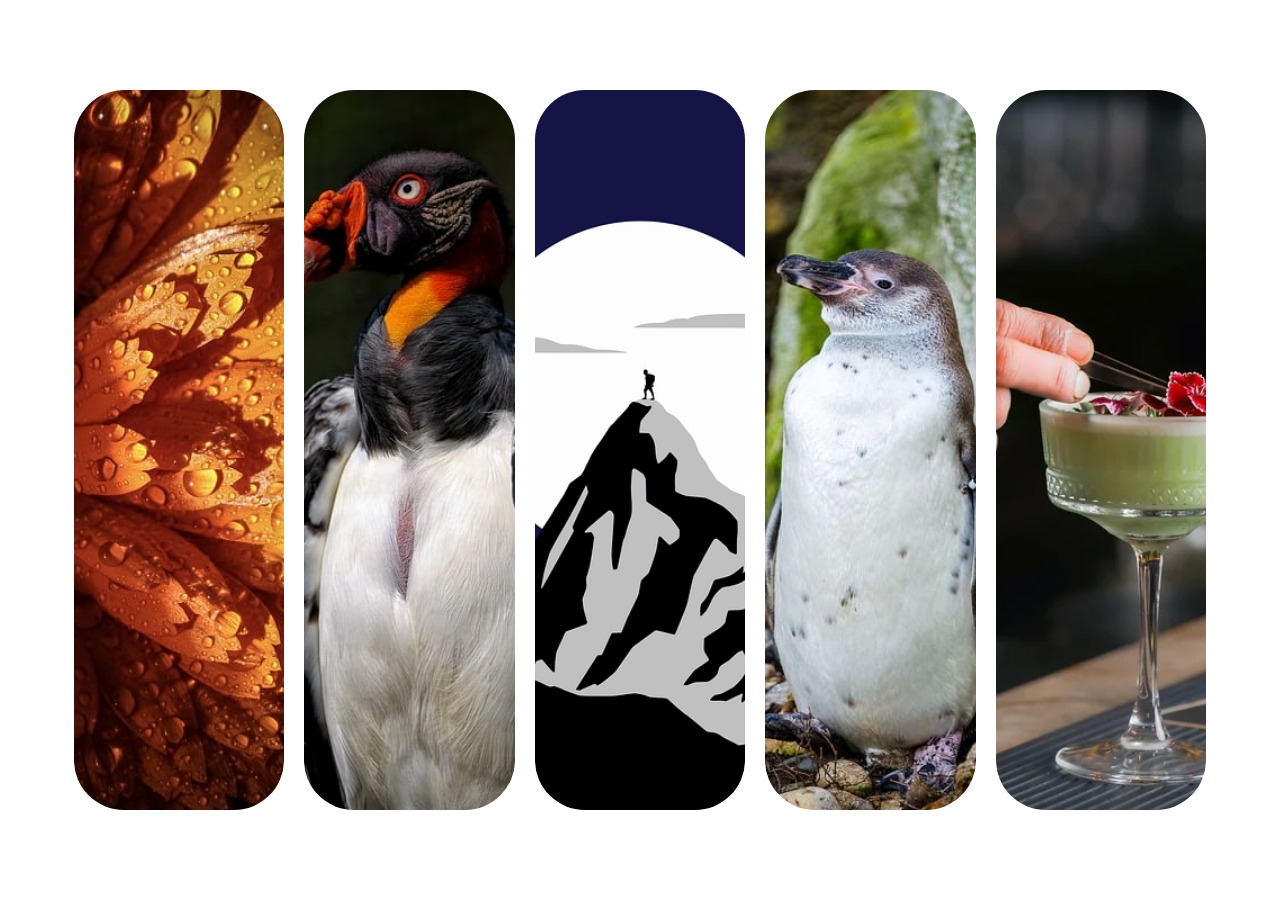
<file: expanding-card/index.html>
<!DOCTYPE html>
<html lang="en">
  <head>
    <meta charset="UTF-8" />
    <meta name="viewport" content="width=device-width, initial-scale=1.0" />
    <title>사이드 슬라이딩</title>
    <link rel="stylesheet" href="style.css" />
  </head>
  <body>
    <div class="container">
      <!-- panel active클래스는 flex 5를 줌 -->
      <div class="panel" style="background-image: url(image/img-1.jpg)">
        <h3>사진 이름</h3>
      </div>
      <div class="panel" style="background-image: url(image/img-2.png)">
        <h3>사진 이름</h3>
      </div>
      <div class="panel" style="background-image: url(image/img-3.webp)">
        <h3>사진 이름</h3>
      </div>
      <div class="panel" style="background-image: url(image/img-4.jpg)">
        <h3>사진 이름</h3>
      </div>
      <div class="panel" style="background-image: url(image/img-5.webp)">
        <h3>사진 이름</h3>
      </div>
    </div>

    <script src="app.js"></script>
  </body>
</html>
</file>
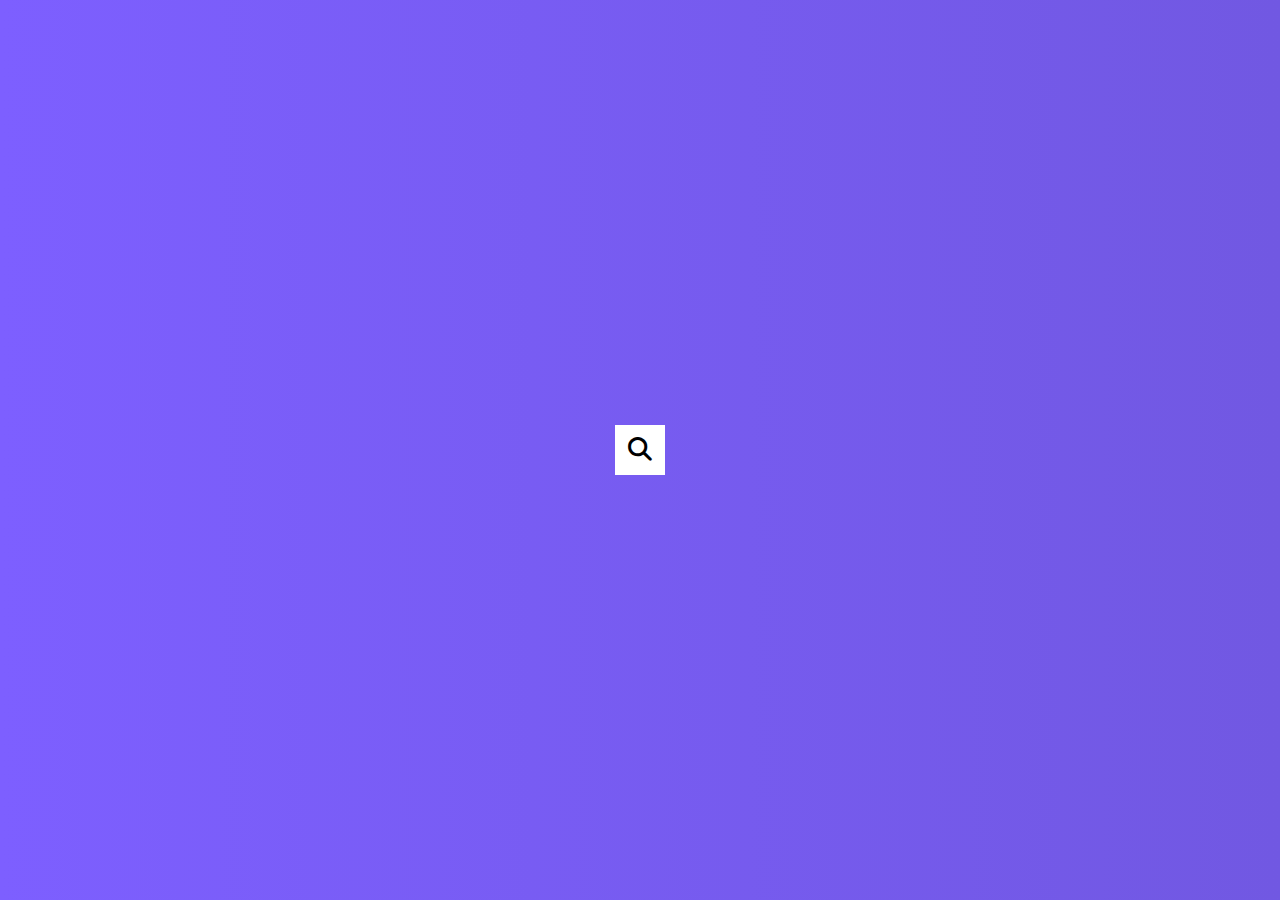
<file: 검색창숨기기/index.html>
<!DOCTYPE html>
<html lang="en">
  <head>
    <meta charset="UTF-8" />
    <meta name="viewport" content="width=device-width, initial-scale=1.0" />
    <title>검색창 숨기기</title>
    <link
      rel="stylesheet"
      href="https://cdnjs.cloudflare.com/ajax/libs/font-awesome/6.4.0/css/all.min.css"
      crossorigin="anonymous"
      referrerpolicy="no-referrer"
    />
    <link rel="stylesheet" href="style.css" />
  </head>
  <body>
    <div class="search">
      <input type="text" class="input" placeholder="검색..." />
      <button class="btn">
        <i class="fas fa-search"></i>
      </button>
    </div>
    <script src="app.js"></script>
  </body>
</html>
</file>
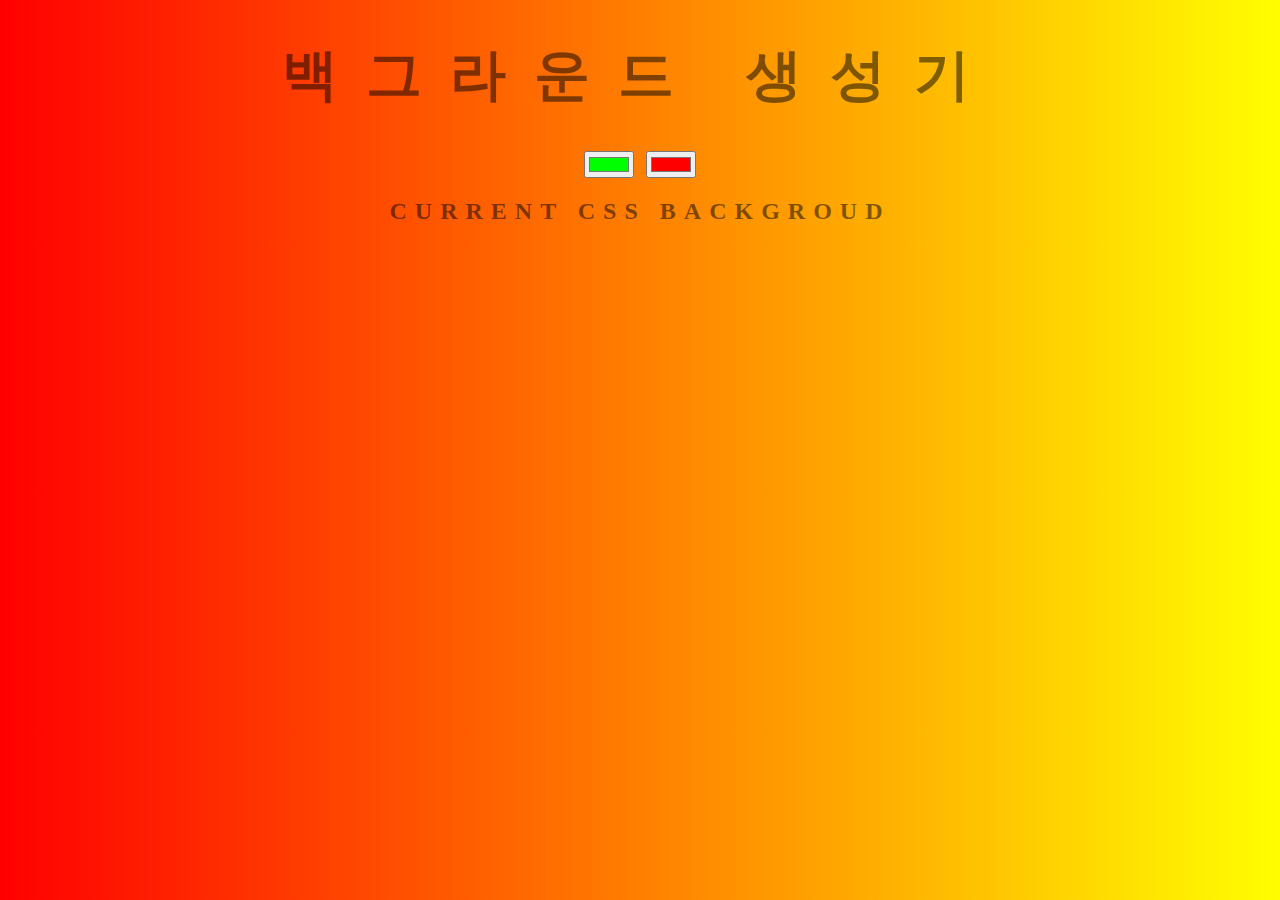
<file: 백그라운드 생성기/index.html>
<!DOCTYPE html>
<html lang="en">
  <head>
    <meta charset="UTF-8" />
    <meta name="viewport" content="width=\, initial-scale=1.0" />
    <title>백그라운드 생성기</title>
    <link rel="stylesheet" href="style.css" />
  </head>
  <body id="gradient" onclick="handleclick();">
    <h1>백그라운드 생성기</h1>
    <input
      onchange="handleChange();"
      type="color"
      class="color1"
      value="#00ff00"
    />
    <input
      onchange="handleChange();"
      type="color"
      class="color2"
      value="#ff0000"
    />
    <h2>current CSS backgroud</h2>
    <h3></h3>
    <script src="app.js"></script>
  </body>
</html>
</file>
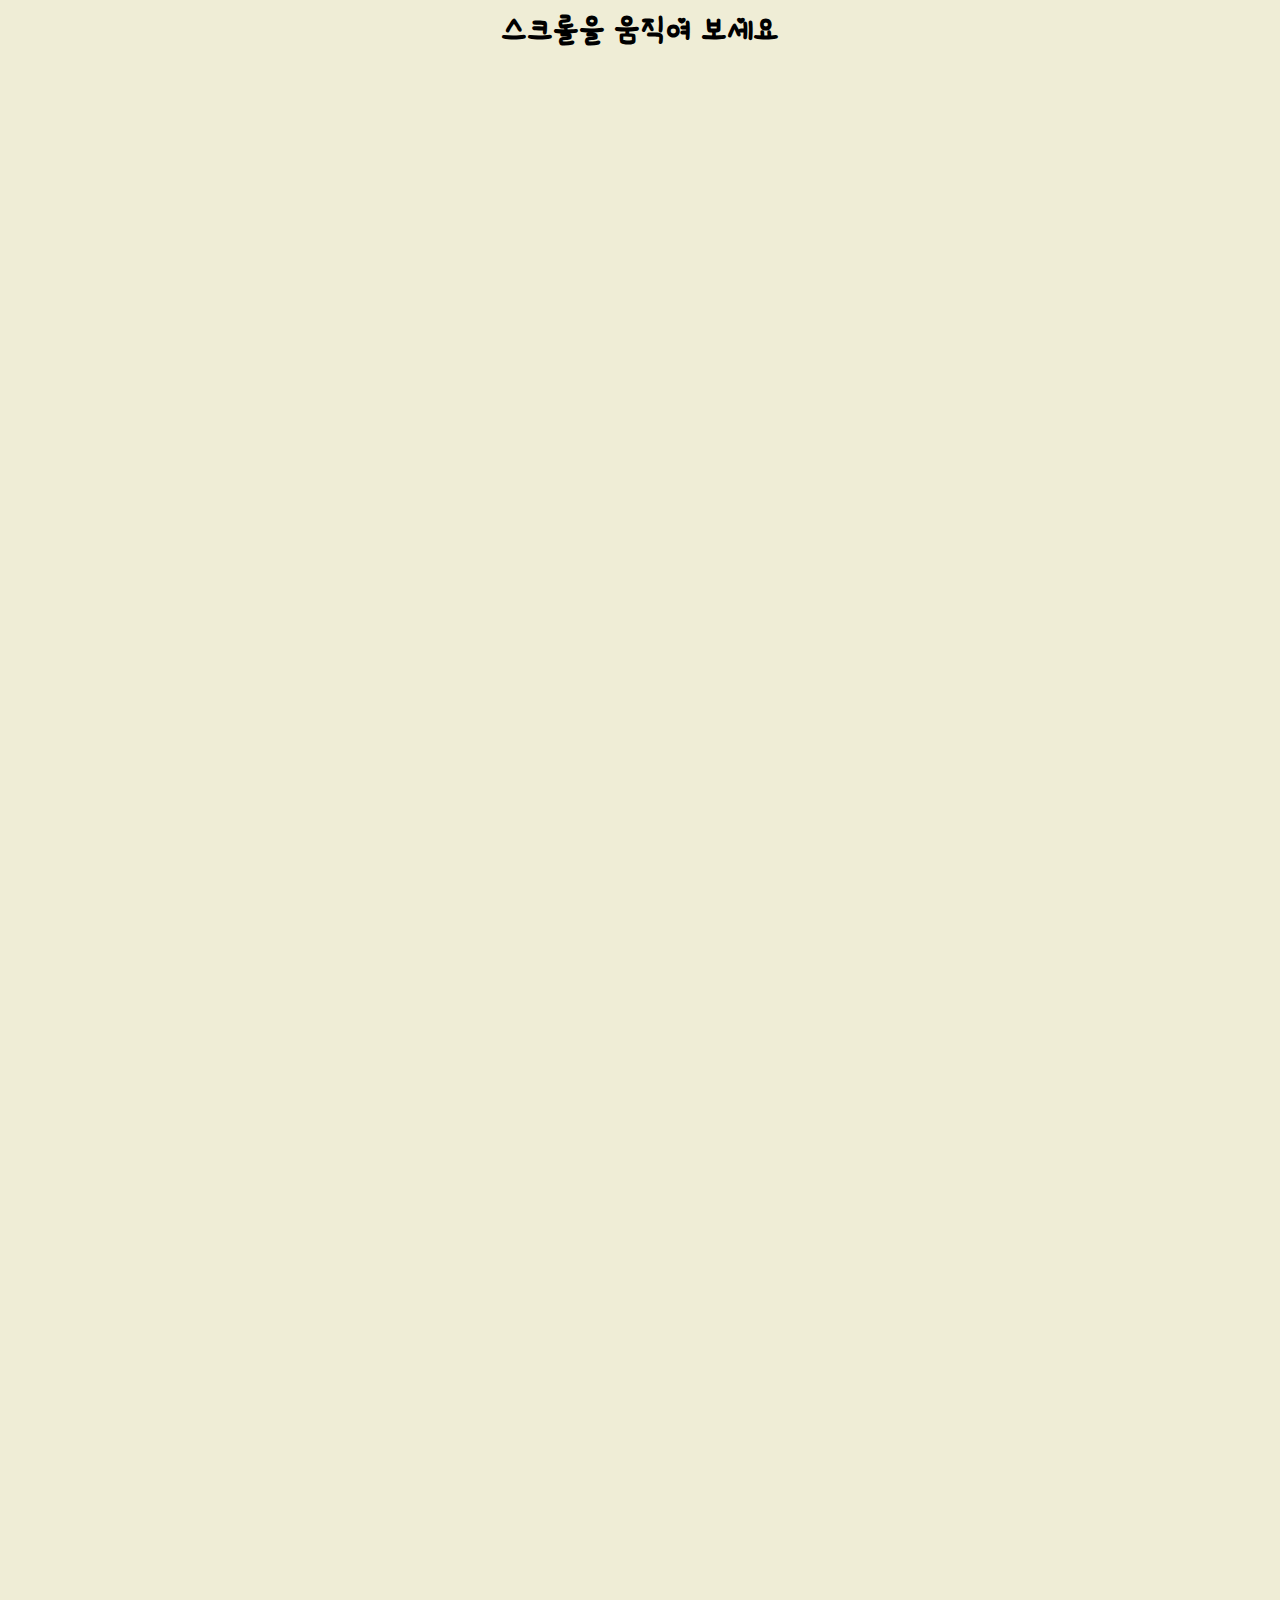
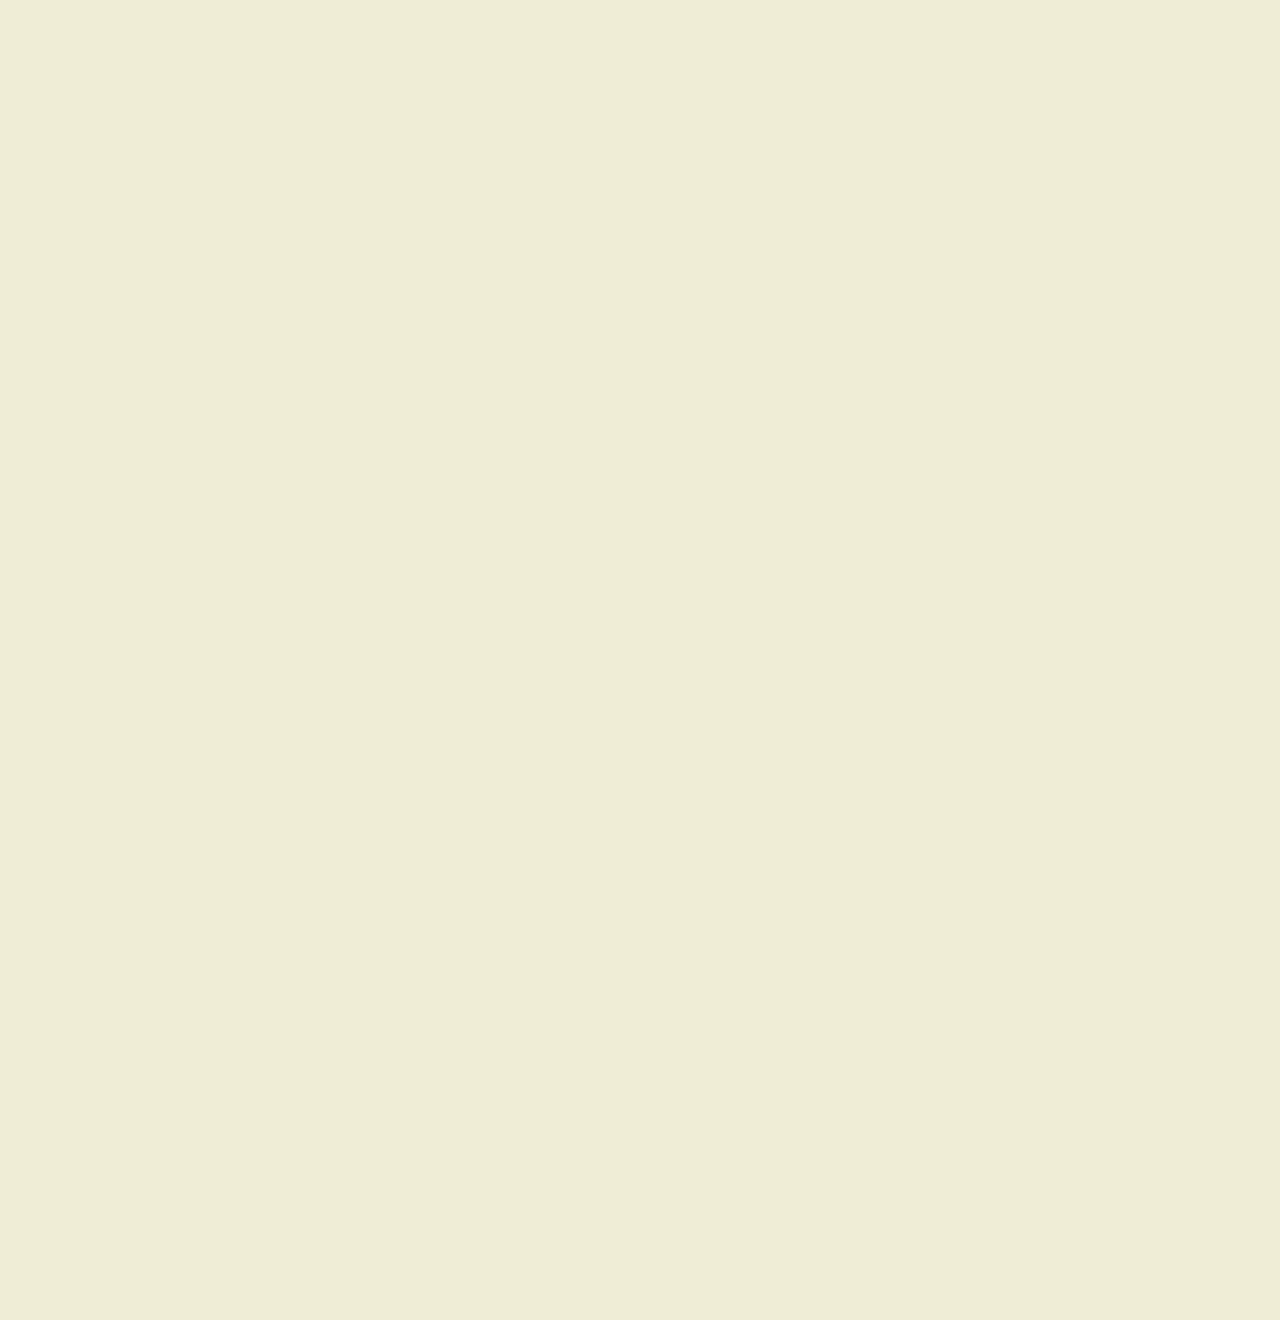
<file: 스크롤 동작/index.html>
<!DOCTYPE html>
<html lang="en">
  <head>
    <meta charset="UTF-8" />
    <meta name="viewport" content="width=device-width, initial-scale=1.0" />
    <title>스크롤 동작</title>
    <link rel="stylesheet" href="style.css" />
  </head>
  <body>
    <h1>스크롤을 움직여 보세요</h1>
    <div class="box"><h2>Content</h2></div>
    <div class="box"><h2>Content</h2></div>
    <div class="box"><h2>Content</h2></div>
    <div class="box"><h2>Content</h2></div>
    <div class="box"><h2>Content</h2></div>
    <div class="box"><h2>Content</h2></div>
    <div class="box"><h2>Content</h2></div>
    <div class="box"><h2>Content</h2></div>
    <div class="box"><h2>Content</h2></div>
    <div class="box"><h2>Content</h2></div>
    <div class="box"><h2>Content</h2></div>
    <div class="box"><h2>Content</h2></div>
    <div class="box"><h2>Content</h2></div>
    <script src="app.js"></script>
  </body>
</html>
</file>
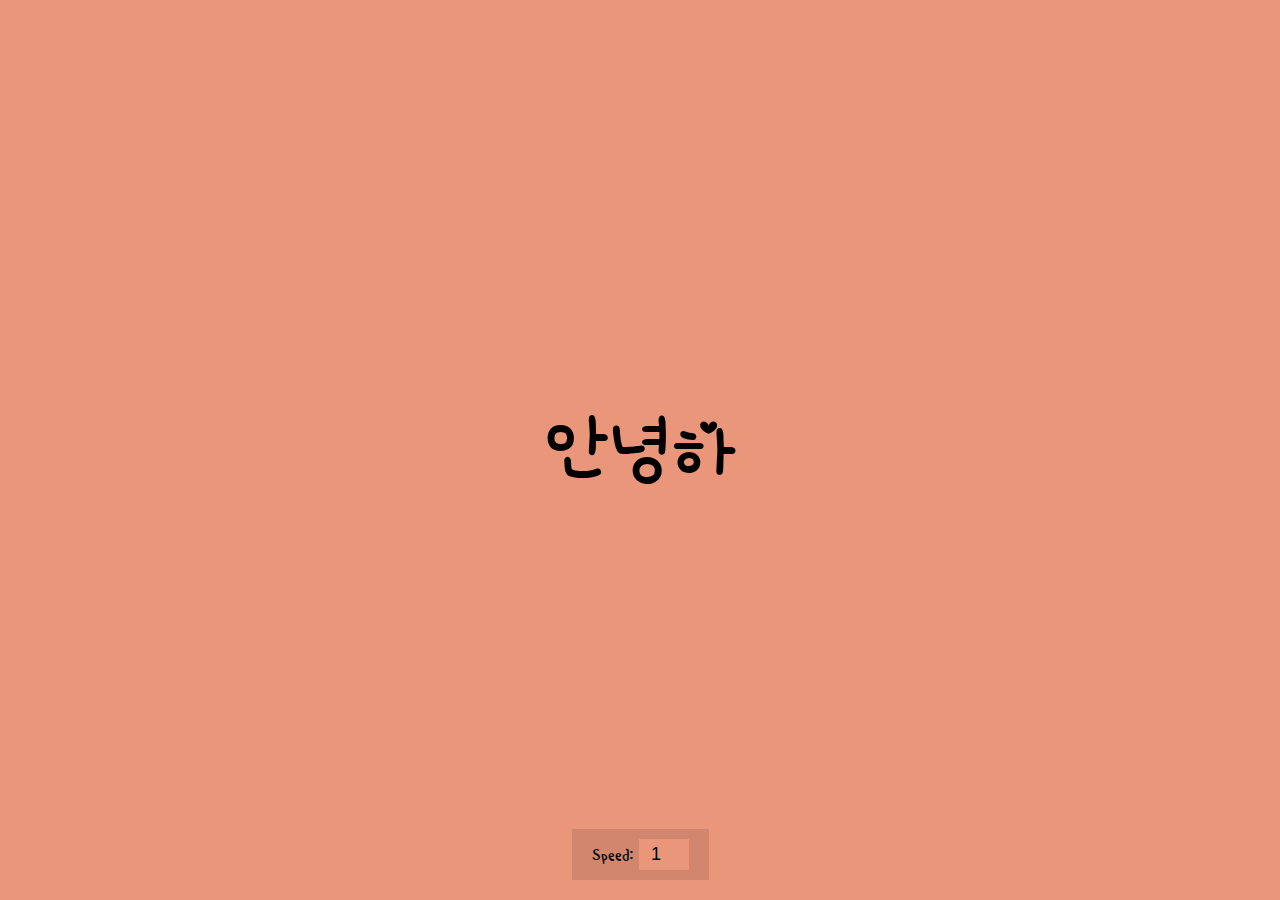
<file: 자동글자 적기/index.html>
<!DOCTYPE html>
<html lang="en">
  <head>
    <meta charset="UTF-8" />
    <meta name="viewport" content="width=device-width, initial-scale=1.0" />
    <title>Document</title>
    <style></style>
    <link rel="stylesheet" href="style.css" />
  </head>
  <body>
    <h1 id="text">Starting...</h1>

    <div>
      <label for="speed">Speed:</label>
      <input
        type="number"
        name="speed"
        id="speed"
        value="1"
        min="1"
        max="10"
        step="1"
      />
    </div>
    <script src="app.js"></script>
  </body>
</html>
</file>
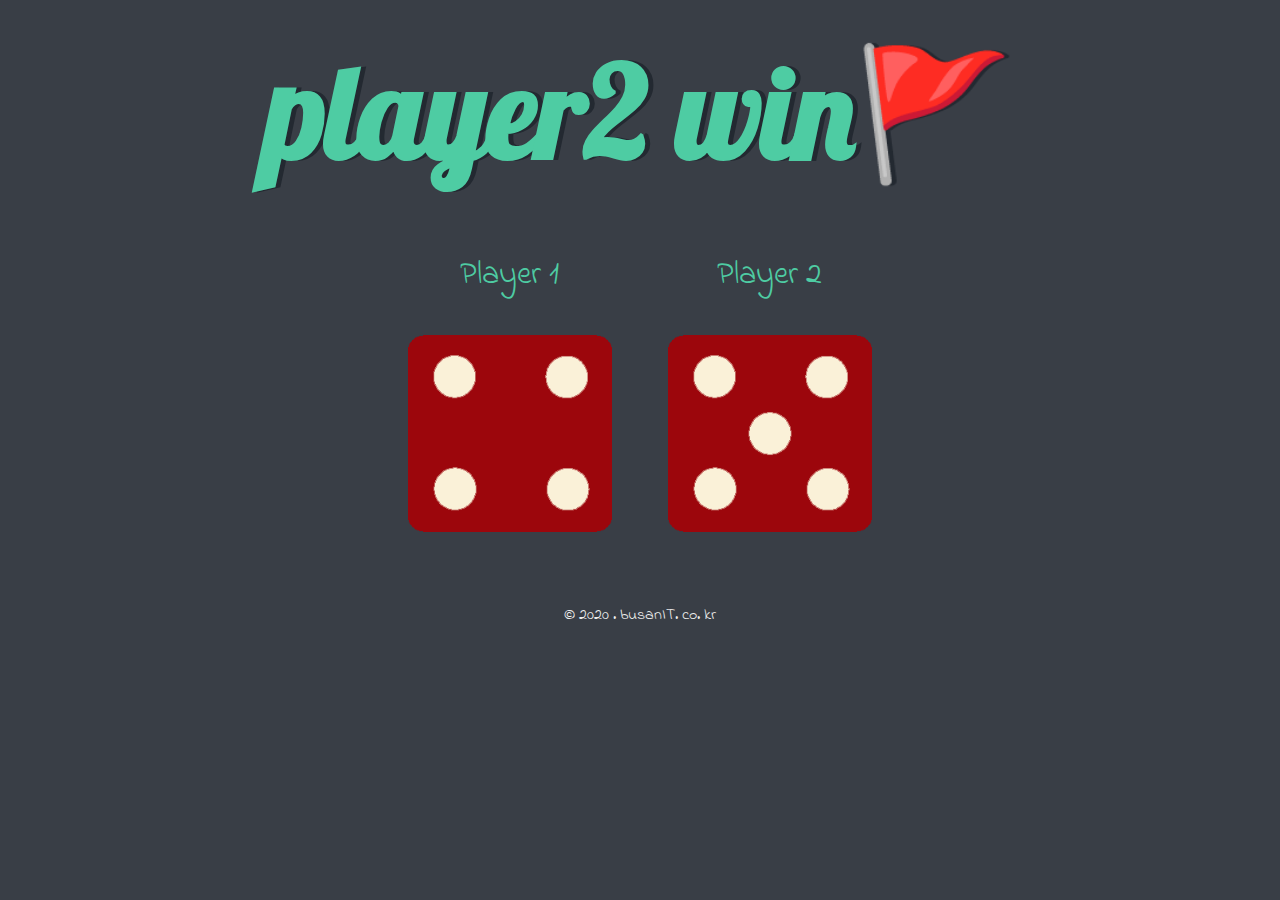
<file: Dicee Challenge/dicee.html>
<!DOCTYPE html>
<html lang="ko">
  <head>
    <meta charset="utf-8" />
    <title>Dicee</title>
    <link rel="stylesheet" href="styles.css" />
    <link
      href="https://fonts.googleapis.com/css?family=Indie+Flower|Lobster"
      rel="stylesheet"
    />
  </head>
  <body>
    <div class="container">
      <h1>Refresh Me</h1>

      <div class="dice">
        <p>Player 1</p>
        <img class="img1" src="" />
      </div>

      <div class="dice">
        <p>Player 2</p>
        <img class="img2" src="" />
      </div>
    </div>
    <script src="app.js"></script>
  </body>

  <footer>&copy; 2020 . busanIT. co. kr</footer>
</html>
</file>
<file: expanding-card/style.css>
@import url("https://fonts.googleapis.com/css?family=Muli&display=swap");

* {
  box-sizing: border-box;
}

body {
  font-family: "Muli", sans-serif;
  display: flex;
  align-items: center;
  justify-content: center;
  height: 100vh;
  overflow: hidden;
  margin: 0;
}

.container {
  display: flex;
  width: 90vw;
}

.panel {
  background-size: cover;
  background-position: center;
  background-repeat: no-repeat;
  height: 80vh;
  border-radius: 50px;
  color: #fff;
  cursor: pointer;
  flex: 0.5;
  margin: 10px;
  position: relative;
  transition: all 0.7s ease-in;
}

.panel h3 {
  font-size: 24px;
  position: absolute;
  bottom: 20px;
  left: 20px;
  margin: 0;
  opacity: 0;
}

.panel.active {
  flex: 5;
}

.panel.active h3 {
  opacity: 1;
  transition: opacity 0.3s ease-in 0.4s;
}

@media (max-width: 480px) {
  .container {
    width: 100vw;
  }

  .panel:nth-of-type(4),
  .panel:nth-of-type(5) {
    display: none;
  }
}
</file>
<file: 검색창숨기기/style.css>
@import url("https://fonts.googleapis.com/css2?family=Single+Day&display=swap");

* {
  box-sizing: border-box;
}

body {
  background-image: linear-gradient(90deg, #7d5fff, #7158e2);
  font-family: "Single Day", cursive;
  display: flex;
  align-items: center;
  justify-content: center;
  height: 100vh;
  overflow: hidden;
  margin: 0;
}

.search {
  position: relative;
  height: 50px;
}

.search .input {
  background-color: #fff;
  border: 0;
  font-size: 18px;
  padding: 15px;
  height: 50px;
  width: 50px;
  transition: width 0.3s ease;
}

.btn {
  background-color: #fff;
  border: 0;
  cursor: pointer;
  font-size: 24px;
  position: absolute;
  top: 0;
  left: 0;
  height: 50px;
  width: 50px;
  transition: transform 0.3s ease;
}

.btn:focus,
.input:focus {
  outline: none;
}

.search.active .input {
  width: 200px;
}

.search.active .btn {
  transform: translateX(198px);
}
</file>
<file: 백그라운드 생성기/style.css>
body {
  font: "Raleway", sans-serif;
  color: rgba(0, 0, 0, 0.5);
  text-align: center;
  text-transform: uppercase;
  letter-spacing: 0.5em;
  top: 15%;
  background: linear-gradient(to right, red, yellow); /* Standard syntax */
}

h1 {
  font: 600 3.5em "Raleway", sans-serif;
  color: rgba(0, 0, 0, 0.5);
  text-align: center;
  text-transform: uppercase;
  letter-spacing: 0.5em;
  width: 100%;
}

h3 {
  font: 900 1em "Raleway", sans-serif;
  color: rgba(0, 0, 0, 0.5);
  text-align: center;
  text-transform: none;
  letter-spacing: 0.01em;
}
</file>
<file: 스크롤 동작/style.css>
@import url("https://fonts.googleapis.com/css2?family=Single+Day&display=swap");

* {
  box-sizing: border-box;
}

body {
  background-color: #efedd6;
  font-family: "Single Day", cursive;
  display: flex;
  flex-direction: column;
  align-items: center;
  justify-content: center;
  margin: 0;
  overflow-x: hidden;
}

h1 {
  margin: 10px;
}

.box {
  background-color: steelblue;
  color: #fff;
  display: flex;
  align-items: center;
  justify-content: center;
  width: 400px;
  height: 200px;
  margin: 10px;
  border-radius: 10px;
  box-shadow: 2px 4px 5px rgba(0, 0, 0, 0.3);
  transform: translateX(400%);
  transition: transform 0.4s ease;
}

.box:nth-of-type(even) {
  transform: translateX(-400%);
}

.box.show {
  transform: translateX(0);
}

.box h2 {
  font-size: 45px;
}
</file>
<file: 자동글자 적기/style.css>
@import url("https://fonts.googleapis.com/css2?family=Single+Day&display=swap");

* {
  box-sizing: border-box;
}

body {
  background-color: darksalmon;
  font-family: "Single Day", cursive;
  display: flex;
  flex-direction: column;
  align-items: center;
  justify-content: center;
  height: 100vh;
  overflow: hidden;
  margin: 0;
}

h1 {
  font-size: 5em;
  font-weight: 200;
}

div {
  position: absolute;
  bottom: 20px;
  background: rgba(0, 0, 0, 0.1);
  padding: 10px 20px;
  font-size: 18px;
}

input {
  width: 50px;
  padding: 5px;
  font-size: 18px;
  background-color: darksalmon;
  border: none;
  text-align: center;
}

input:focus {
  outline: none;
}
</file>
<file: Dicee Challenge/styles.css>
.container {
  width: 70%;
  margin: auto;
  text-align: center;
}

.dice {
  text-align: center;
  display: inline-block;

}

body {
  background-color: #393E46;
}

h1 {
  margin: 30px;
  font-family: 'Lobster', cursive;
  text-shadow: 5px 0 #232931;
  font-size: 8rem;
  color: #4ECCA3;
}

p {
  font-size: 2rem;
  color: #4ECCA3;
  font-family: 'Indie Flower', cursive;
}

img {
  width: 80%;
}

footer {
  margin-top: 5%;
  color: #EEEEEE;
  text-align: center;
  font-family: 'Indie Flower', cursive;

}
</file>
